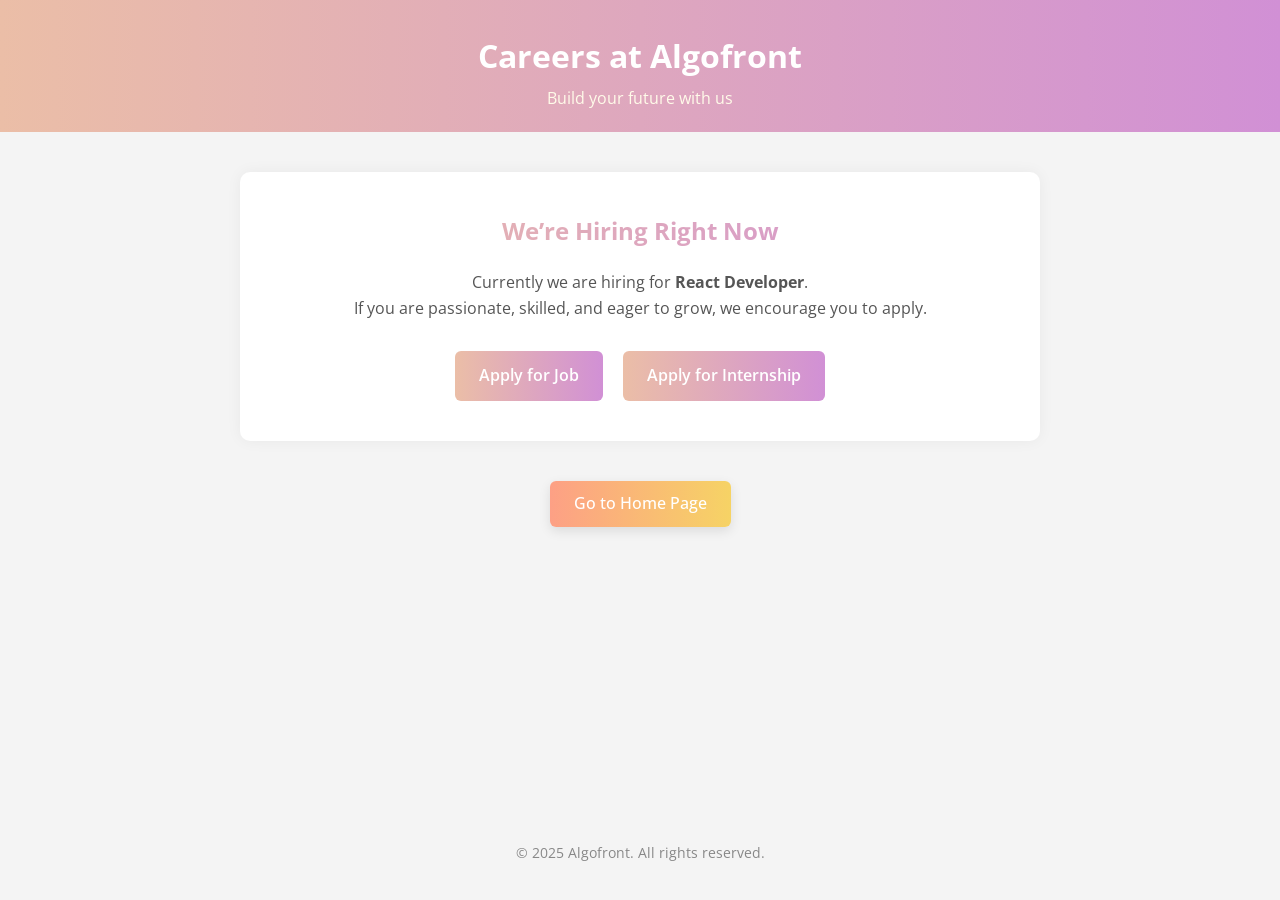
<file: careers.html>
<!DOCTYPE html>
<html lang="en">
<head>
  <meta charset="UTF-8" />
  <meta name="viewport" content="width=device-width, initial-scale=1.0"/>
  <link href="https://fonts.googleapis.com/css?family=Open+Sans:100,200,300,400,500,600,700,800,900" rel="stylesheet">
  <title>Careers | Algofront</title>
  <link rel="stylesheet" href="assets/css/fontawesome.css">
  <style>
    :root {
      --gradient-start: rgb(235, 190, 167);
      --gradient-end: rgb(209, 144, 213);
      --text-main: #333;
      --text-secondary: #555;
    }

    * {
      box-sizing: border-box;
      margin: 0;
      padding: 0;
    }

    body {
      font-family: 'Segoe UI', sans-serif;
      background-color: #f4f4f4;
      color: var(--text-main);
      line-height: 1.6;
      font-family: 'Open Sans', sans-serif;
    }

    header {
      background: linear-gradient(90deg, var(--gradient-start), var(--gradient-end));
      color: white;
      padding: 30px 0 20px;
      text-align: center;
    }

    header h1 {
      font-size: 32px;
      margin-bottom: 5px;
    }

    header p {
      font-size: 16px;
      color: #fffbe9;
    }

    main {
      max-width: 800px;
      margin: 40px auto;
      padding: 40px 20px;
      background-color: #fff;
      border-radius: 10px;
      box-shadow: 0 0 15px rgba(0, 0, 0, 0.05);
      text-align: center;
    }

    main h2 {
      font-size: 24px;
      margin-bottom: 20px;
      background: linear-gradient(90deg, var(--gradient-start), var(--gradient-end));
      -webkit-background-clip: text;
      -webkit-text-fill-color: transparent;
    }

    main p {
      font-size: 16px;
      color: var(--text-secondary);
      margin-bottom: 30px;
    }

    .btn-group {
      display: flex;
      gap: 20px;
      justify-content: center;
      flex-wrap: wrap;
    }

    .btn-apply {
      background: linear-gradient(90deg, var(--gradient-start), var(--gradient-end));
      color: white;
      text-decoration: none;
      padding: 12px 24px;
      border-radius: 6px;
      font-size: 16px;
      font-weight: 600;
      transition: transform 0.2s ease, box-shadow 0.3s ease;
      border: none;
      display: inline-block;
    }

    .btn-apply:hover {
      transform: translateY(-2px);
      box-shadow: 0 6px 20px rgba(209, 144, 213, 0.4);
    }

    footer {
      text-align: center;
      font-size: 14px;
      color: #888;
      margin-top: 60px;
      padding-bottom: 20px;
    }
  </style>
</head>
<body>

  <header>
    <h1>Careers at Algofront</h1>
    <p>Build your future with us</p>
  </header>

  <main>
    <h2>We’re Hiring Right Now</h2>
    <p>
      Currently we are hiring for <strong>React Developer</strong>.<br>
      If you are passionate, skilled, and eager to grow, we encourage you to apply.
    </p>

    <div class="btn-group">
      <a class="btn-apply" href="https://forms.gle/X3NZzLbcaPY9GayY8" target="_blank">Apply for Job</a>
      <a class="btn-apply" href="https://forms.gle/qrQ4YEnH3KHdckGX8" target="_blank">Apply for Internship</a>
    </div>
  </main>
  <center>
    <a href="index.html"
          style="display: inline-block;
          padding: 10px 24px;
          background: linear-gradient(90deg, #fda085 0%, #f6d365 100%);
          color: white;
          border: none;
          border-radius: 6px;
          text-decoration: none;
          font-weight: 500;
          transition: all 0.3s ease;
          box-shadow: 0 4px 12px rgba(0,0,0,0.1);">
          Go to Home Page
      </a>
  </center>  
  <br><br><br><br><br><br><br><br><br><br>

  <footer>
    &copy; 2025 Algofront. All rights reserved.
  </footer>

</body>
</html>
</file>
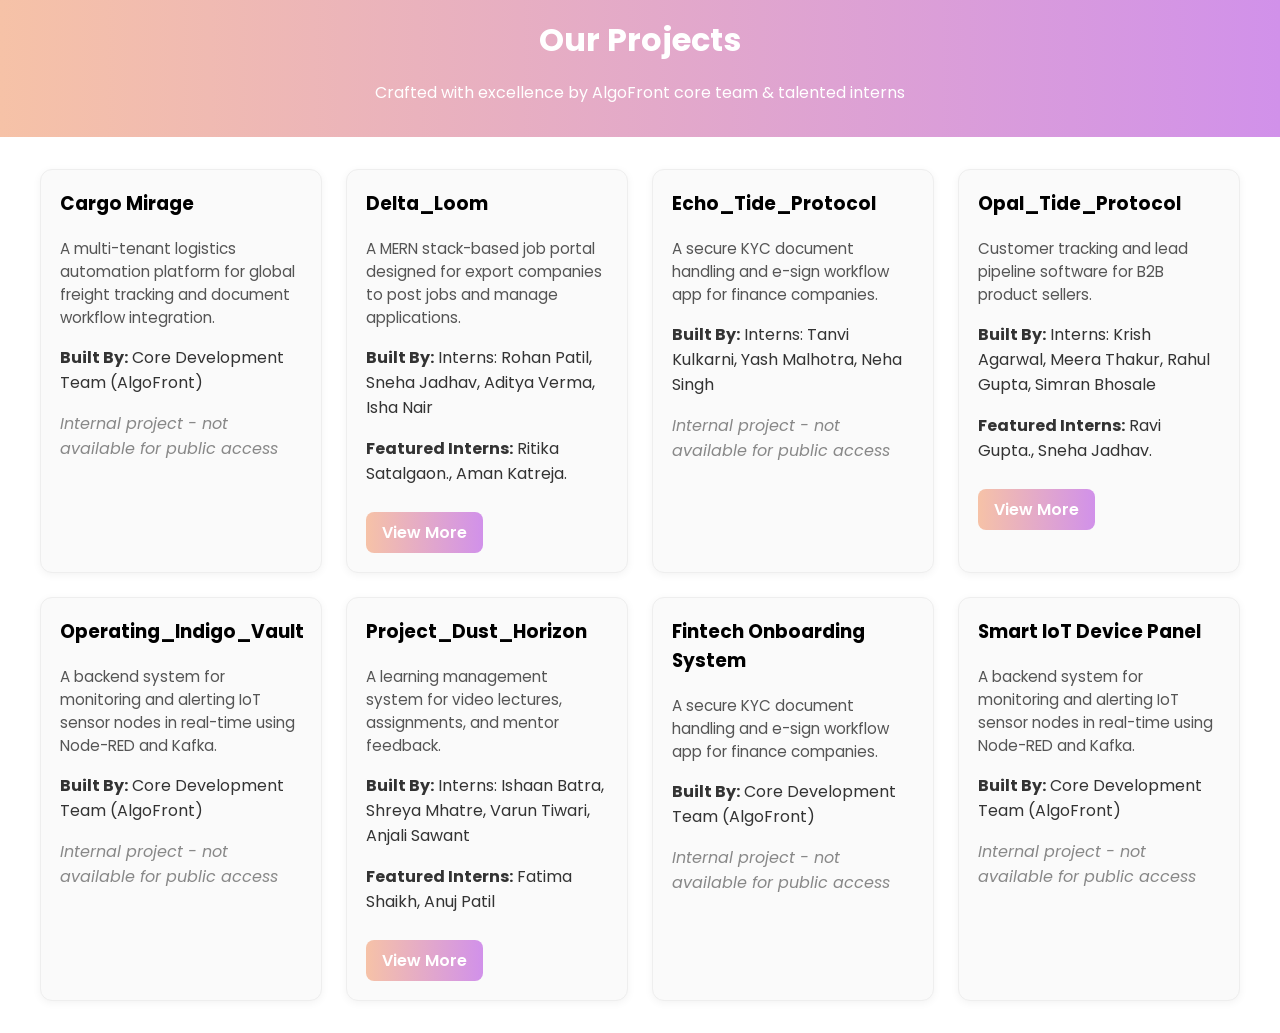
<file: project.html>
<!DOCTYPE html>
<html lang="en">

<head>
  <meta charset="UTF-8" />
  <meta name="viewport" content="width=device-width, initial-scale=1.0" />
  <title>Our Projects - AlgoFront</title>
  <style>
    @import url('https://fonts.googleapis.com/css2?family=Poppins:wght@400;600;700&display=swap');

    body {
      font-family: 'Poppins', sans-serif;
      margin: 0;
      padding: 0;
      background: #fff;
      color: #333;
    }

    header {
      background: linear-gradient(to right, #f6c2a7, #d191ea);
      padding: 1rem 2rem;
      text-align: center;
      color: white;
    }

    header h1 {
      margin: 0;
      font-size: 2rem;
    }

    .project-section {
      padding: 2rem;
      max-width: 1200px;
      margin: auto;
    }

    .project-grid {
      display: grid;
      grid-template-columns: repeat(auto-fit, minmax(280px, 1fr));
      gap: 1.5rem;
    }

    .project-card {
      border: 1px solid #eee;
      border-radius: 12px;
      padding: 1.2rem;
      background-color: #fafafa;
      box-shadow: 0 2px 8px rgba(0, 0, 0, 0.05);
      transition: transform 0.2s ease-in-out;
    }

    .project-card:hover {
      transform: translateY(-5px);
    }

    .project-card h3 {
      margin-top: 0;
      color: #000;
    }

    .desc {
      font-size: 0.95rem;
      color: #555;
    }

    .view-more-btn {
      display: inline-block;
      margin-top: 10px;
      padding: 0.5rem 1rem;
      background: linear-gradient(to right, #f6c2a7, #d191ea);
      color: white;
      text-decoration: none;
      border-radius: 8px;
      font-weight: 600;
    }

    .view-more-btn:hover {
      opacity: 0.9;
    }
  </style>
</head>

<body>
  <header>
    <h1> Our Projects</h1>
    <p>Crafted with excellence by AlgoFront core team & talented interns</p>
  </header>

  <section class="project-section">
    <div id="project-container" class="project-grid"></div>
  </section>

  <script>
    const projects = [
      {
        title: "Cargo Mirage",
        description: "A multi-tenant logistics automation platform for global freight tracking and document workflow integration.",
        builtBy: "Core Development Team (AlgoFront)",
        featuredInterns: [],
        contributorLink: "",
        internalOnly: true
      },
      {
        title: "Delta_Loom",
        description: "A MERN stack-based job portal designed for export companies to post jobs and manage applications.",
        builtBy: "Interns: Rohan Patil, Sneha Jadhav, Aditya Verma, Isha Nair",
        featuredInterns: ["Ritika Satalgaon.", "Aman Katreja."],
        contributorLink: "https://gitlab.com/algofront-group/delta_loom_docs_only/-/blob/main/contributors.md"
      },
      {
        title: "Echo_Tide_Protocol",
        description: "A secure KYC document handling and e-sign workflow app for finance companies.",
        builtBy: "Interns: Tanvi Kulkarni, Yash Malhotra, Neha Singh",
        featuredInterns: [],
        contributorLink: "",
        internalOnly: true
      },
      {
        title: "Opal_Tide_Protocol",
        description: "Customer tracking and lead pipeline software for B2B product sellers.",
        builtBy: "Interns: Krish Agarwal, Meera Thakur, Rahul Gupta, Simran Bhosale",
        featuredInterns: ["Ravi Gupta.", "Sneha Jadhav."],
        contributorLink: "https://gitlab.com/algofront-group/opal_tide_protocol_docs_only/-/blob/main/contributors.md"
      },
      {
        title: "Operating_Indigo_Vault",
        description: "A backend system for monitoring and alerting IoT sensor nodes in real-time using Node-RED and Kafka.",
        builtBy: "Core Development Team (AlgoFront)",
        featuredInterns: [],
        contributorLink: "",
        internalOnly: true
      },
      {
        title: "Project_Dust_Horizon",
        description: "A learning management system for video lectures, assignments, and mentor feedback.",
        builtBy: "Interns: Ishaan Batra, Shreya Mhatre, Varun Tiwari, Anjali Sawant",
        featuredInterns: ["Fatima Shaikh", "Anuj Patil"],
        contributorLink: "https://gitlab.com/algofront-group/project_dust_horizon_docs_only/-/blob/main/contributors.md"
      },

      {
        title: "Fintech Onboarding System",
        description: "A secure KYC document handling and e-sign workflow app for finance companies.",
        builtBy: "Core Development Team (AlgoFront)",
        featuredInterns: [],
        contributorLink: "",
        internalOnly: true
      },

      {
        title: "Smart IoT Device Panel",
        description: "A backend system for monitoring and alerting IoT sensor nodes in real-time using Node-RED and Kafka.",
        builtBy: "Core Development Team (AlgoFront)",
        featuredInterns: [],
        contributorLink: "",
        internalOnly: true
      },


    ];

    function renderProjects() {
      const container = document.getElementById("project-container");
      container.innerHTML = "";

      projects.forEach(p => {
        container.innerHTML += `
          <div class="project-card">
            <h3>${p.title}</h3>
            <p class="desc">${p.description}</p>
            <p><strong>Built By:</strong> ${p.builtBy}</p>
            ${p.featuredInterns?.length ? `<p><strong>Featured Interns:</strong> ${p.featuredInterns.join(", ")}</p>` : ""}
            ${p.internalOnly
            ? `<p style="color:#888;font-style:italic;"> Internal project - not available for public access</p>`
            : `<a class="view-more-btn" href="${p.contributorLink}" target="_blank">View More</a>`
          }
          </div>
        `;
      });
    }

    window.onload = renderProjects;
  </script>
</body>

</html>
</file>
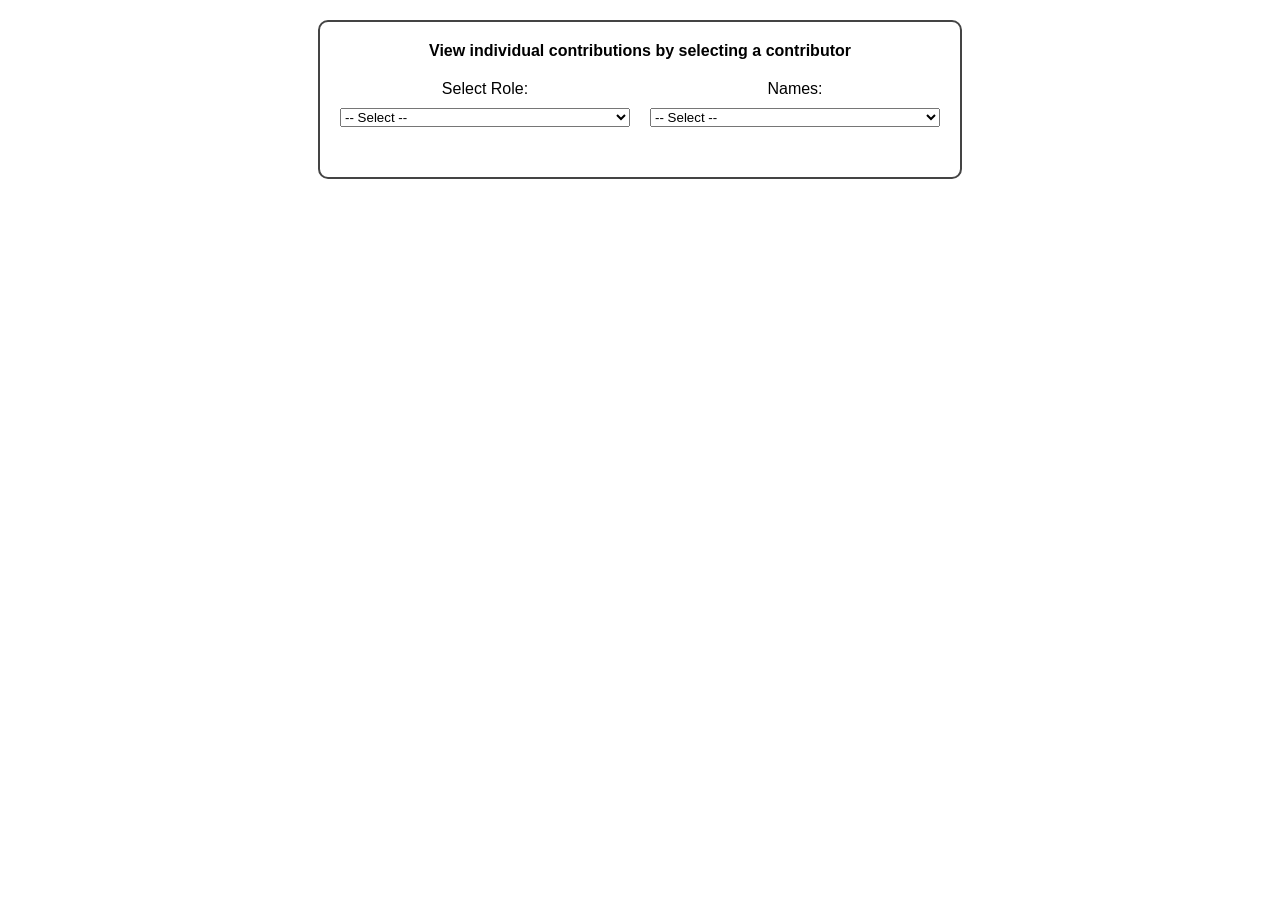
<file: team.html>
<!DOCTYPE html>
<html lang="en">
<head>
  <meta charset="UTF-8" />
  <meta name="viewport" content="width=device-width, initial-scale=1.0" />
  <title>Dependent Dropdowns</title>
  <style>
    body {
      display: flex;
      justify-content: center;
      align-items: flex-start;
      min-height: 100vh;
      margin: 0;
      padding: 20px;
      font-family: Arial, sans-serif;
      box-sizing: border-box;
    }

    .wrapper {
      border: 2px solid #444;
      padding: 20px;
      border-radius: 10px;
      text-align: center;
      max-width: 600px;
      width: 100%;
    }

    .message {
      font-size: 16px;
      font-weight: bold;
      margin-bottom: 20px;
    }

    .container {
      display: flex;
      flex-wrap: wrap;
      gap: 20px;
      justify-content: center;
    }

    .container > div {
      flex: 1 1 200px;
      min-width: 150px;
    }

    select, label {
      display: block;
      margin-bottom: 10px;
      width: 100%;
    }

    .link-container {
      margin-top: 20px;
    }

    .link-container span {
      margin-right: 10px;
      font-weight: bold;
    }

    .link-container a {
      font-size: 13px;
      font-weight: normal;
      color: #0077cc;
      margin-left: 5px;
      text-decoration: none;
    }

    @media (max-width: 480px) {
      .message {
        font-size: 14px;
      }

      .link-container {
        font-size: 14px;
      }
    }
  </style>
</head>
<body>

  <div class="wrapper">
    <div class="message">
      View individual contributions by selecting a contributor
    </div>

    <div class="container">
      <div>
        <label for="projectType">Select Role:</label>
        <select id="projectType">
          <option value="">-- Select --</option>
          <option value="hrs">HRs</option>
          <option value="designers">Designers</option>
          <option value="developers">Developers</option>
          <option value="interns">Interns</option>
        </select>
      </div>

      <div>
        <label for="role">Names:</label>
        <select id="role">
          <option value="">-- Select --</option>
        </select>
      </div>
    </div>

    <div class="link-container" id="linkContainer"></div>
  </div>

  <script>
    const projectTypeSelect = document.getElementById('projectType');
    const roleSelect = document.getElementById('role');
    const linkContainer = document.getElementById('linkContainer');

    const roles = {
      hrs: [
        { name: 'HR 1', link: 'https://example.com/hr1' },
        { name: 'HR 2', link: 'https://example.com/hr2' },
        { name: 'HR 3', link: 'https://example.com/hr3' }
      ],
      designers: [
        { name: 'Front Developer 1', link: 'https://example.com/designer1' },
        { name: 'Front Developer 2', link: 'https://example.com/designer2' },
        { name: 'Front Developer 3', link: 'https://example.com/designer3' }
      ],
      developers: [
        { name: 'Jidnyesh Chaudhari', link: 'https://gitlab.com/algofront-group/cargowise_docs_only/-/blob/main/contributors.md?ref_type=heads' },
        { name: 'Harshit Patil', link: 'https://gitlab.com/algofront-group/cargowise_docs_only/-/blob/main/contributors.md?ref_type=heads' },
        { name: 'Durva Kelkar', link: 'https://gitlab.com/algofront-group/cargowise_docs_only/-/blob/main/contributors.md?ref_type=heads' }
      ],
      interns: [
        { name: 'Aryan Kulkarni', link: 'https://gitlab.com/algofront-group/cargowise_docs_only/-/blob/main/contributors.md?ref_type=heads' },
        { name: 'Meena Das', link: 'https://gitlab.com/algofront-group/cargowise_docs_only/-/blob/main/contributors.md?ref_type=heads' },
        { name: 'Kunal Sharma', link: 'https://gitlab.com/algofront-group/cargowise_docs_only/-/blob/main/contributors.md?ref_type=heads' }
      ]
    };

    function populateNames(roleKey) {
      roleSelect.innerHTML = '<option value="">-- Select --</option>';
      linkContainer.innerHTML = '';

      if (roles[roleKey]) {
        roles[roleKey].forEach((person, index) => {
          const option = document.createElement('option');
          option.value = index;
          option.text = person.name;
          roleSelect.appendChild(option);
        });
      }
    }

    projectTypeSelect.addEventListener('change', function () {
      populateNames(this.value);
    });

    roleSelect.addEventListener('change', function () {
      const roleType = projectTypeSelect.value;
      const index = this.value;
      const person = roles[roleType]?.[index];

      linkContainer.innerHTML = person
        ? `<span>${person.name}</span><a href="${person.link}" target="_blank">Click here</a>`
        : '';
    });
  </script>

</body>
</html>
</file>
